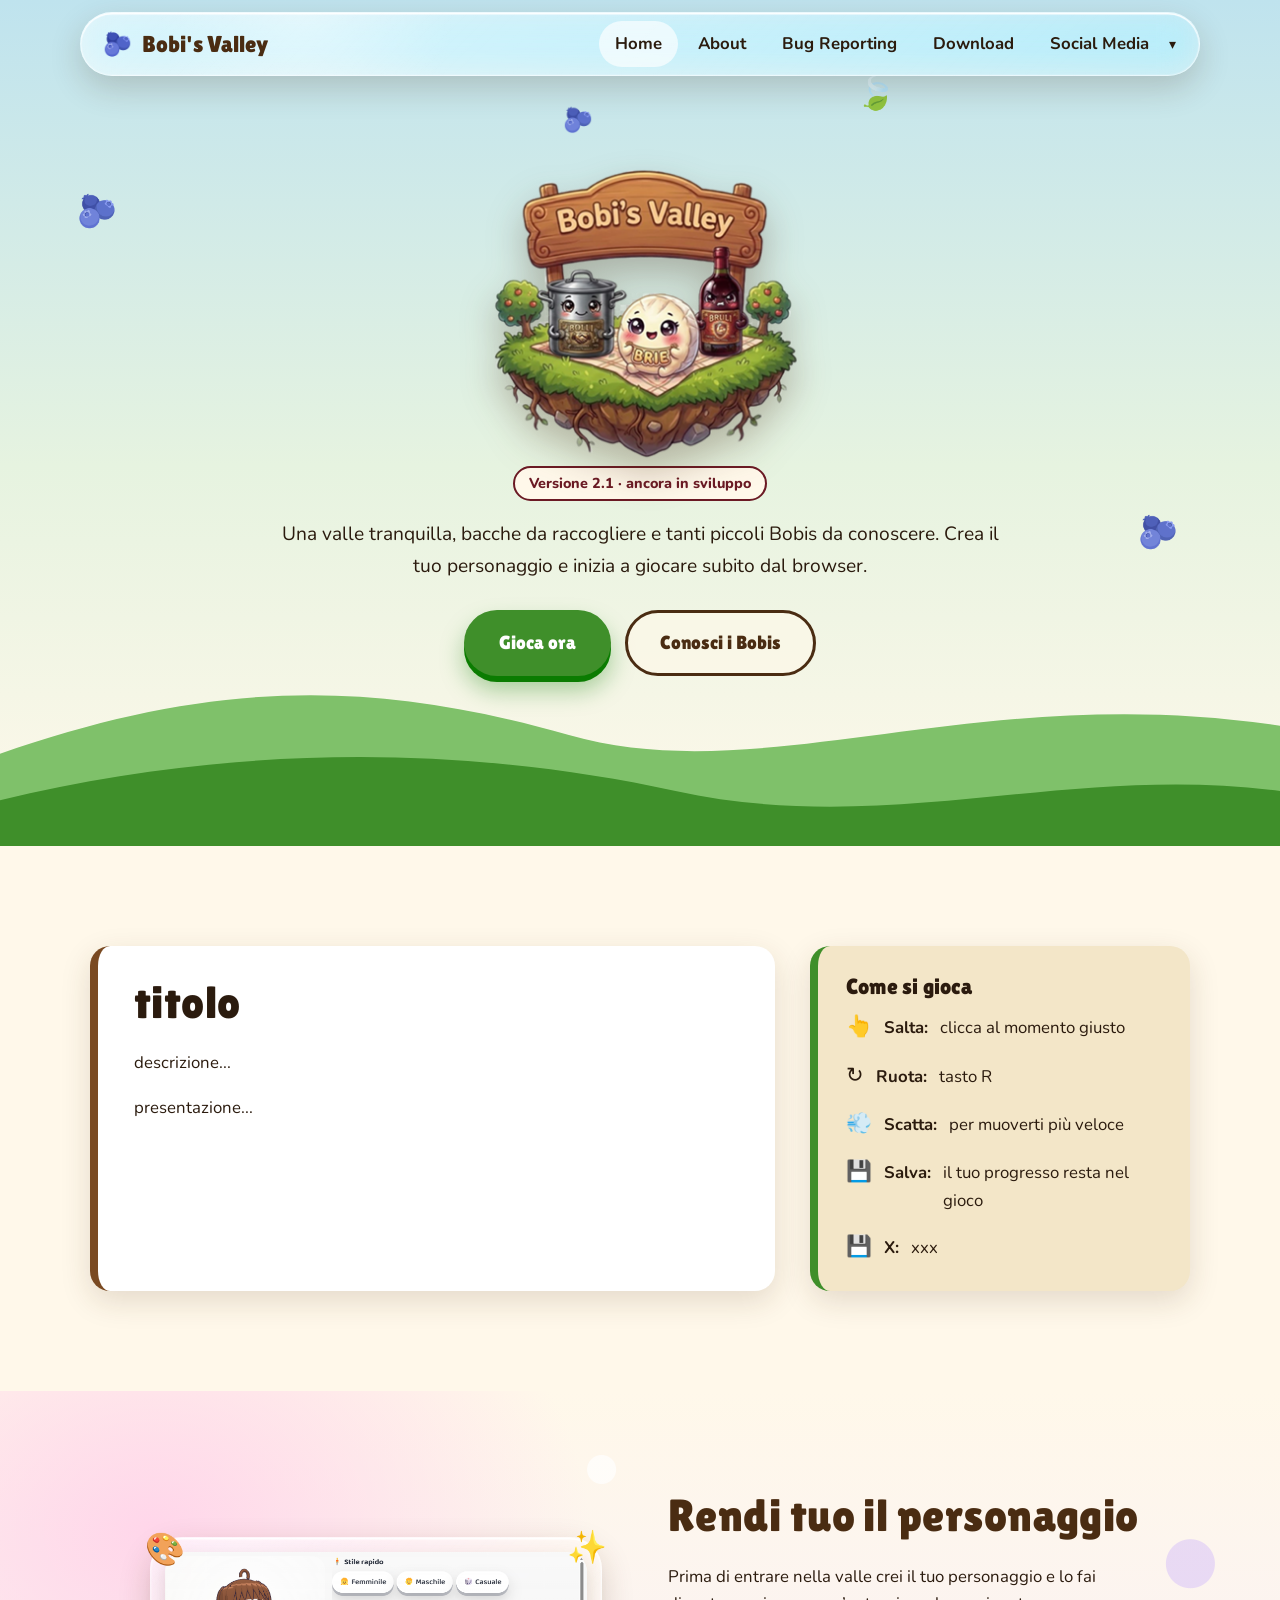
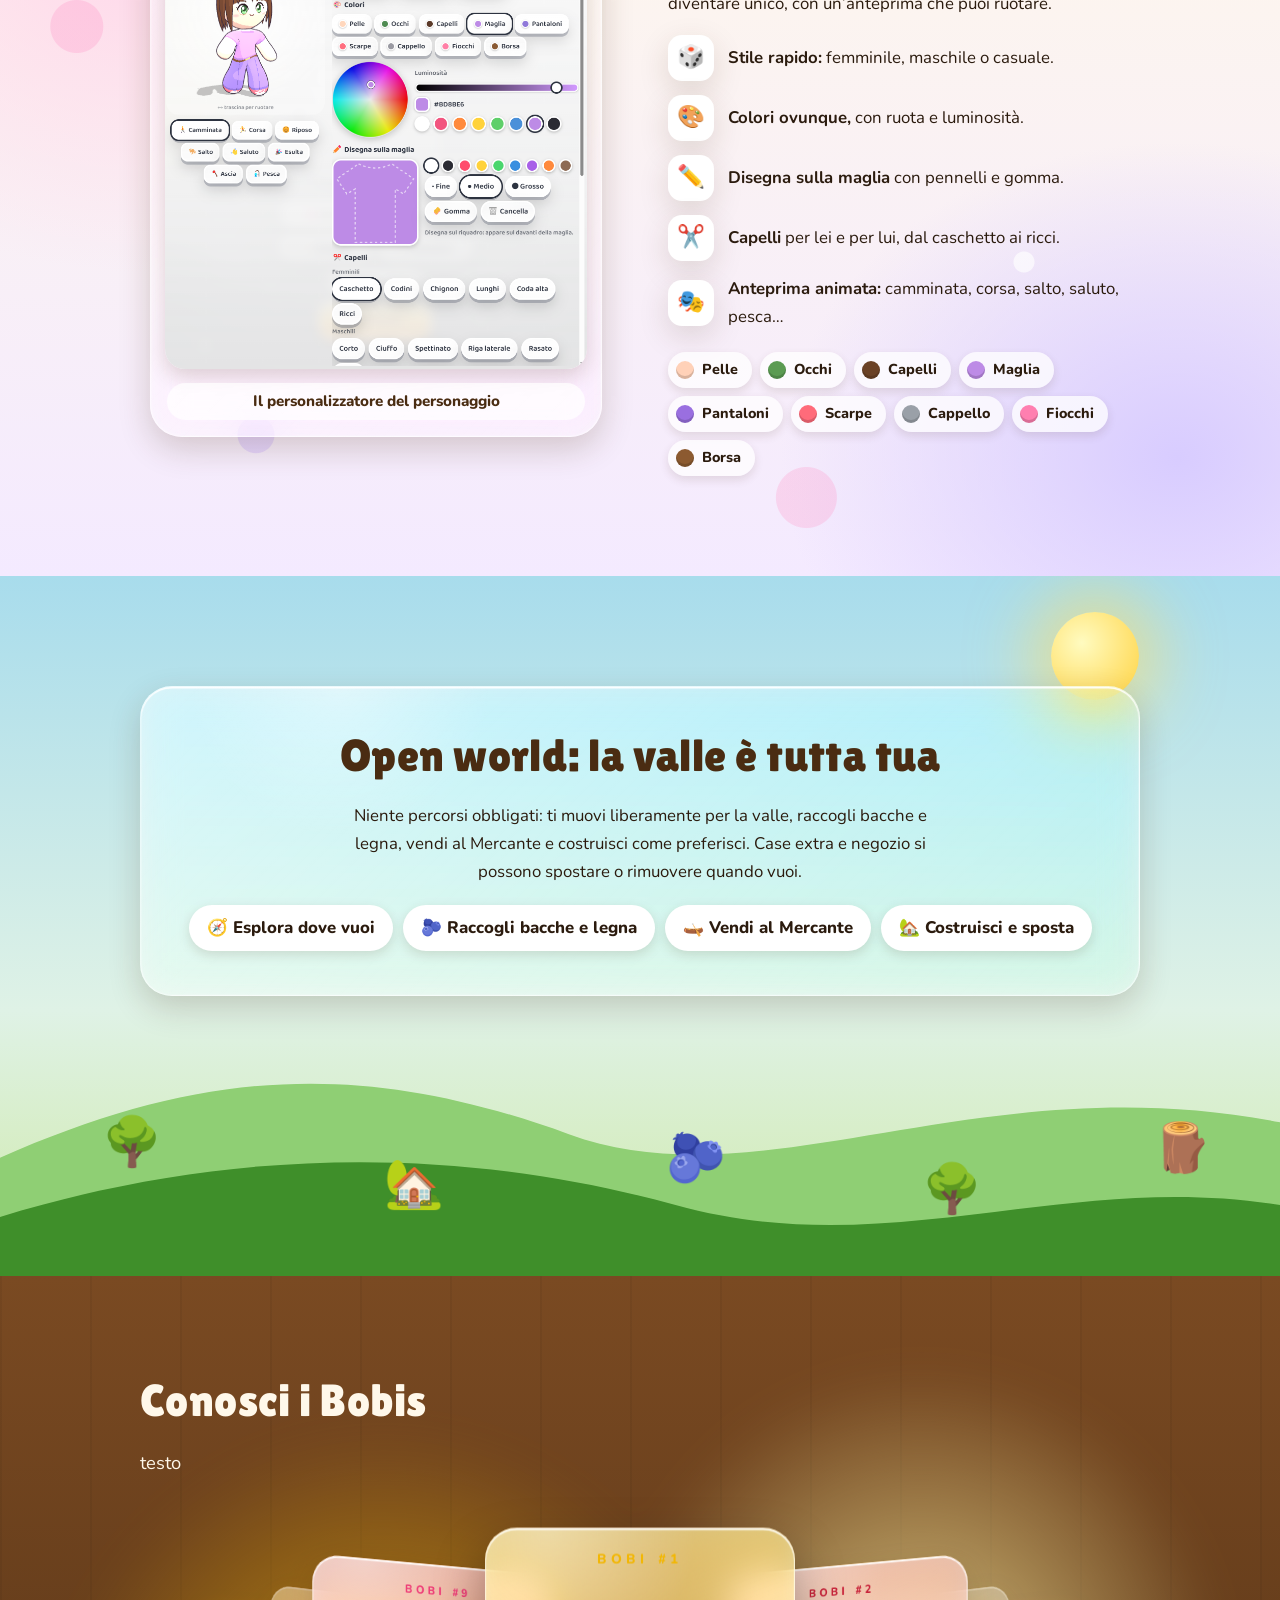
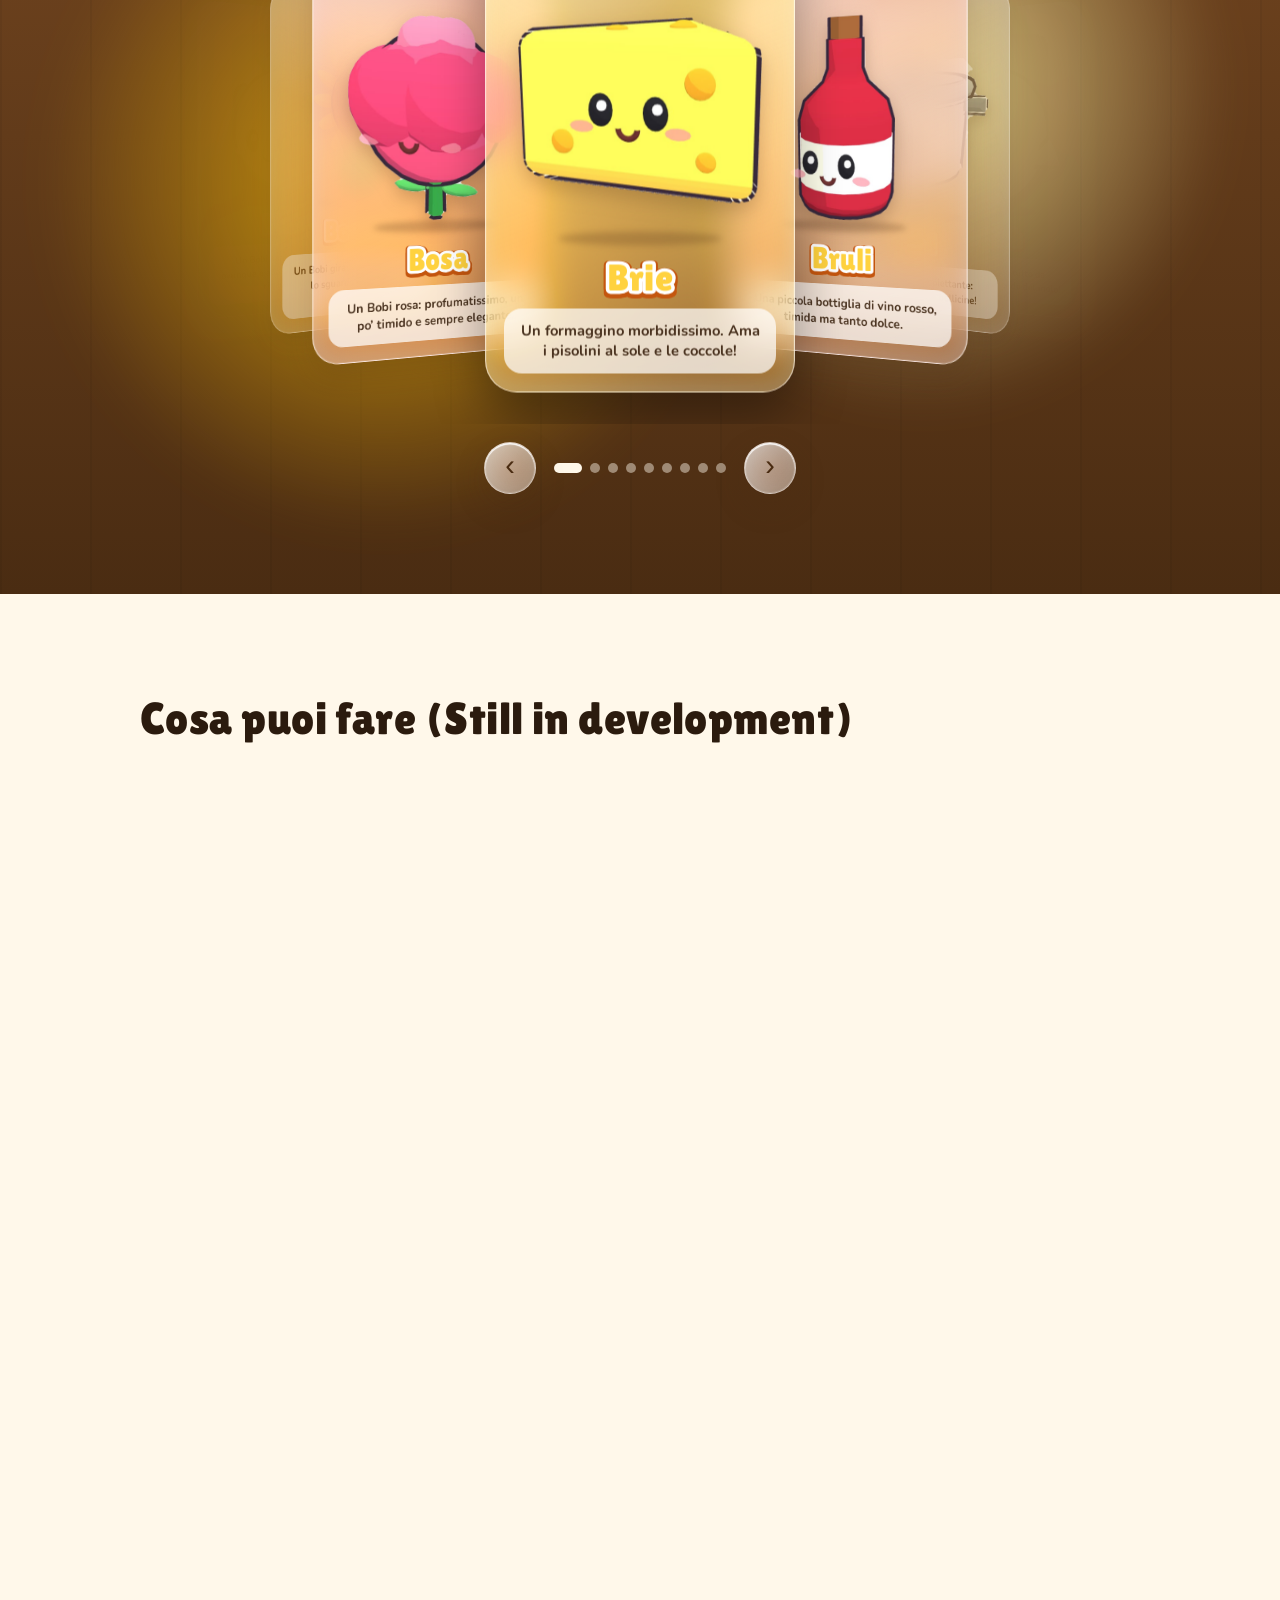
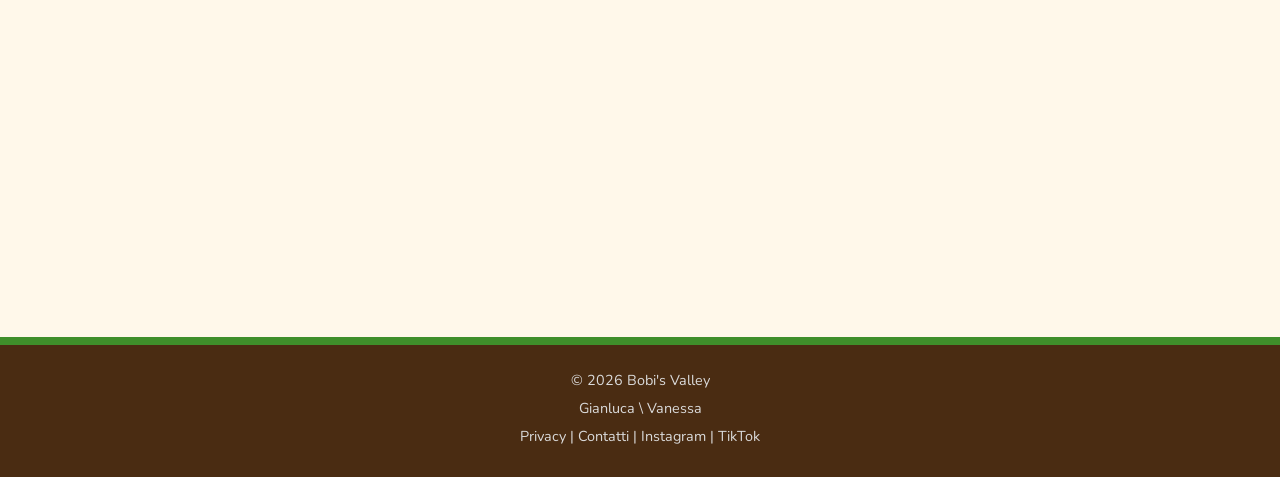
<file: index.html>
<!DOCTYPE html>
<html lang="it">
<head>
    <meta charset="UTF-8"/>
    <title>Bobi's Valley – Il gioco delle bacche e dei Bobis</title>
    <meta name="viewport" content="width=device-width, initial-scale=1, viewport-fit=cover">
    <meta name="description" content="Bobi's Valley: crea il tuo personaggio, raccogli bacche e legna, vendi al Mercante e colleziona tutti i Bobis. Gioca subito dal browser.">
    <meta name="theme-color" content="#3f8f2a">

    <!-- Font: Lilita One per i titoli, Nunito per i testi -->
    <link rel="preconnect" href="https://fonts.googleapis.com">
    <link rel="preconnect" href="https://fonts.gstatic.com" crossorigin>
    <link href="https://fonts.googleapis.com/css2?family=Lilita+One&family=Nunito:wght@400;600;800&display=swap" rel="stylesheet">

    <link rel="stylesheet" href="styleBobisValley1.css">
    <script src="scriptBobisValley1.js" defer></script>
    <script src="https://cdn.socket.io/4.7.2/socket.io.min.js"></script>
</head>
<body>

    <a class="skip-link" href="#contenuto">Vai al contenuto</a>

    <!-- ============ HEADER + NAVBAR ============ -->
    <header class="site-header glass" id="top">
        <div class="header-inner">
            <a class="brand" href="index.html" aria-label="Bobi's Valley, torna alla home">
                <span class="brand-berry" aria-hidden="true">🫐</span>
                <span class="brand-name">Bobi's Valley</span>
            </a>
            <button class="nav-toggle" aria-expanded="false" aria-controls="menu" aria-label="Apri il menu"><span></span><span></span><span></span></button>
            <nav class="navbar" id="menu" aria-label="Navigazione principale">
                <a href="index.html" aria-current="page">Home</a>
                <a href="about.html" data-soon>About</a>
                <a href="bugReporting.html" data-soon>Bug Reporting</a>
                <a href="download.html" data-soon>Download</a>
                <div class="has-sub">
                    <a href="socialMedia.html">Social Media</a>
                    <button class="sub-toggle" type="button" aria-expanded="false" aria-label="Mostra i social">▾</button>
                    <ul class="submenu glass">
                        <li><a href="https://www.instagram.com/two_berries_studio/" target="_blank" rel="noopener">📸 Instagram</a></li>
                        <li><a href="https://www.tiktok.com/@two_berries_studio?_r=1&_t=ZN-9BIfDu1Xidi" data-soon target="_blank" rel="noopener">🎵 TikTok</a></li>
                    </ul>
                </div>
            </nav>
        </div>
    </header>

    <main id="contenuto">

        <!-- ============ HERO ============ -->
        <section class="hero" aria-labelledby="titolo-hero">
            <!-- bacche che fluttuano (decorative) -->
            <span class="berry b1" aria-hidden="true">🫐</span>
            <span class="berry b2" aria-hidden="true">🫐</span>
            <span class="berry b3" aria-hidden="true">🫐</span>
            <span class="berry b4" aria-hidden="true">🍃</span>

            <div class="hero-inner">
                <!-- Il logo contiene già il nome: l'h1 resta per motori di ricerca e screen reader -->
                <h1 id="titolo-hero" class="sr-only">Bobi's Valley</h1>
                <img class="hero-logo" src="processed_sfondo.png" width="568" height="310"
                     alt="Logo di Bobi's Valley: la Pentola, il Brie e la bottiglia di vino sotto l'insegna di legno">
                <p class="badge">Versione 2.1 · ancora in sviluppo</p>
                <p class="lead">Una valle tranquilla, bacche da raccogliere e tanti piccoli Bobis da conoscere. Crea il tuo personaggio e inizia a giocare subito dal browser.</p>
                <div class="cta-row center">
                    <a class="btn btn-primary" href="https://bobisvalleyyy.netlify.app/" target="_blank" rel="noopener">Gioca ora</a>
                    <a class="btn btn-ghost" href="#bobis">Conosci i Bobis</a>
                </div>
            </div>

            <!-- colline in primo piano -->
            <svg class="hills" viewBox="0 0 1440 220" preserveAspectRatio="none" aria-hidden="true">
                <path class="hill-back"  d="M0,120 C240,40 420,40 640,100 C860,160 1100,40 1440,90 L1440,220 L0,220 Z"/>
                <path class="hill-front" d="M0,170 C260,110 520,110 760,160 C1000,210 1200,130 1440,160 L1440,220 L0,220 Z"/>
            </svg>
        </section>

        <!-- ============ IL GIOCO ============ -->
        <section class="section" id="gioco" aria-labelledby="titolo-gioco">
            <div class="container">
                <div class="principle reveal">
                    <h2 id="titolo-gioco">titolo</h2>
                    <p>descrizione...</p>
                    <p>presentazione...</p>
                </div>

                <aside class="card reveal" aria-label="Controlli di gioco">
                    <h3>Come si gioca</h3>
                    <ul class="card-list">
                        <li><span aria-hidden="true">👆</span> <b>Salta:</b> clicca al momento giusto</li>
                        <li><span aria-hidden="true">↻</span> <b>Ruota:</b> tasto R</li>
                        <li><span aria-hidden="true">💨</span> <b>Scatta:</b> per muoverti più veloce</li>
                        <li><span aria-hidden="true">💾</span> <b>Salva:</b> il tuo progresso resta nel gioco</li>
                        <li><span aria-hidden="true">💾</span> <b>X:</b> xxx</li>
                    </ul>
                </aside>
            </div>
        </section>

        <!-- ============ PERSONALIZZAZIONE ============ -->
        <section class="section pers" id="personalizza" aria-labelledby="titolo-pers">
            <div class="container narrow split">
                <figure class="shot glass reveal">
                    <img src="personalizzazione.png" width="829" height="818" alt="Schermata di personalizzazione: anteprima del personaggio, colori, disegno sulla maglia e acconciature" onerror="this.parentNode.classList.add('empty')">
                    <figcaption>Il personalizzatore del personaggio</figcaption>
                    <span class="spark s1" aria-hidden="true">✨</span><span class="spark s2" aria-hidden="true">🎨</span>
                </figure>
                <div class="reveal">
                    <h2 id="titolo-pers">Rendi tuo il personaggio</h2>
                    <p>Prima di entrare nella valle crei il tuo personaggio e lo fai diventare unico, con un&rsquo;anteprima che puoi ruotare.</p>
                    <ul class="feat-list">
                        <li><span aria-hidden="true">🎲</span> <span><b>Stile rapido:</b> femminile, maschile o casuale.</span></li>
                        <li><span aria-hidden="true">🎨</span> <span><b>Colori ovunque,</b> con ruota e luminosità.</span></li>
                        <li><span aria-hidden="true">✏️</span> <span><b>Disegna sulla maglia</b> con pennelli e gomma.</span></li>
                        <li><span aria-hidden="true">✂️</span> <span><b>Capelli</b> per lei e per lui, dal caschetto ai ricci.</span></li>
                        <li><span aria-hidden="true">🎭</span> <span><b>Anteprima animata:</b> camminata, corsa, salto, saluto, pesca&hellip;</span></li>
                    </ul>
                    <ul class="swatches" aria-label="Cosa puoi colorare"><li><i style="--s:#ffd1b8"></i>Pelle</li><li><i style="--s:#5b9b52"></i>Occhi</li><li><i style="--s:#6b4226"></i>Capelli</li><li><i style="--s:#bd8be6"></i>Maglia</li><li><i style="--s:#9a6fe0"></i>Pantaloni</li><li><i style="--s:#ff6b7a"></i>Scarpe</li><li><i style="--s:#9aa0a8"></i>Cappello</li><li><i style="--s:#ff7fb0"></i>Fiocchi</li><li><i style="--s:#8c5a30"></i>Borsa</li></ul>
                </div>
            </div>
        </section>

        <!-- ============ OPEN WORLD ============ -->
        <section class="section world" id="open-world" aria-labelledby="titolo-world">
            <span class="sun" aria-hidden="true"></span>
            <span class="cloud c1" aria-hidden="true"></span><span class="cloud c2" aria-hidden="true"></span><span class="cloud c3" aria-hidden="true"></span>
            <div class="container narrow">
                <div class="world-card glass reveal">
                    <h2 id="titolo-world">Open world: la valle è tutta tua</h2>
                    <p>Niente percorsi obbligati: ti muovi liberamente per la valle, raccogli bacche e legna, vendi al Mercante e costruisci come preferisci. Case extra e negozio si possono spostare o rimuovere quando vuoi.</p>
                    <ul class="chips">
                        <li>🧭 Esplora dove vuoi</li><li>🫐 Raccogli bacche e legna</li><li>🛶 Vendi al Mercante</li><li>🏡 Costruisci e sposta</li>
                    </ul>
                </div>
            </div>
            <div class="scene" aria-hidden="true">
                <svg viewBox="0 0 1440 220" preserveAspectRatio="none">
                    <path class="hill-back"  d="M0,120 C240,40 420,40 640,100 C860,160 1100,40 1440,90 L1440,220 L0,220 Z"/>
                    <path class="hill-front" d="M0,170 C260,110 520,110 760,160 C1000,210 1200,130 1440,160 L1440,220 L0,220 Z"/>
                </svg>
                <span class="prop p1">🌳</span><span class="prop p2">🏡</span><span class="prop p3">🫐</span><span class="prop p4">🌳</span><span class="prop p5">🪵</span>
            </div>
        </section>

        <!-- ============ I BOBIS (carosello) ============ -->
        <section class="section section-wood bobis-sec" id="bobis" aria-labelledby="titolo-bobis">
            <div class="aura" aria-hidden="true"></div>
            <div class="container narrow">
                <h2 id="titolo-bobis">Conosci i Bobis</h2>
                <p class="section-lead">testo</p>
            </div>

            <div class="carousel" id="carousel" role="region" aria-roledescription="carosello" aria-label="I Bobis">
                <div class="stage" id="stage" tabindex="0" aria-label="Trascina o usa le frecce per scorrere i Bobis"></div>
                <div class="car-ui">
                    <button class="car-btn glass" id="prev" type="button" aria-label="Bobi precedente">‹</button>
                    <div class="dots" id="dots"></div>
                    <button class="car-btn glass" id="next" type="button" aria-label="Bobi successivo">›</button>
                </div>
                <p class="sr-only" id="live" aria-live="polite"></p>
            </div>
        </section>

        <!-- ============ COSA C'È NELLA v0.5 ============ -->
        <section class="section" id="novita" aria-labelledby="titolo-novita">
            <div class="container narrow">
                <h2 id="titolo-novita">Cosa puoi fare (Still in development)</h2>

                <div class="bento">
                    <article class="tile tile-big reveal">
                        <span class="tile-ico ico-book" aria-hidden="true"><i>📖</i></span>
                        <h3>Il Diario dei Bobis</h3>
                        <p>Ogni Bobi che incontri finisce nel diario. Al livello giusto puoi scegliere il tuo primo Bobi e iniziare la collezione.</p>
                    </article>

                    <article class="tile reveal">
                        <span class="tile-ico ico-berry" aria-hidden="true"><i>🫐</i></span>
                        <h3>Bacche</h3>
                        <p>Raccoglile in giro per la valle.</p>
                    </article>

                    <article class="tile reveal">
                        <span class="tile-ico ico-wood" aria-hidden="true"><i>🪵</i></span>
                        <h3>Legna</h3>
                        <p>Una risorsa in più da raccogliere.</p>
                    </article>

                    <article class="tile tile-wine reveal">
                        <span class="tile-ico ico-boat" aria-hidden="true"><i>🛶</i></span>
                        <h3>Il Mercante</h3>
                        <p>Vende tutte le bacche con un solo tocco e ti paga in euro.</p>
                    </article>

                    <article class="tile reveal">
                        <span class="tile-ico ico-music" aria-hidden="true"><i>🎵</i></span>
                        <h3>Musica e volume</h3>
                        <p>Regola tutto dalle impostazioni.</p>
                    </article>
                </div>
            </div>
        </section>

        <!-- ============ CTA FINALE ============ -->
        <section class="section cta-final" aria-labelledby="titolo-cta">
            <div class="container narrow cta-box reveal">
                <h2 id="titolo-cta">La valle ti aspetta</h2>
                <p>Non serve installare niente: apri il gioco e crea il tuo personaggio.</p>
                <div class="cta-row center">
                    <a class="btn btn-primary" href="https://bobisvalleyyy.netlify.app/" target="_blank" rel="noopener">Gioca ora</a>
                    <a class="btn btn-ghost-dark" href="bugReporting.html" data-soon>Segnala un bug</a>
                </div>
            </div>
        </section>
    </main>

    <!-- ============ FOOTER ============ -->
    <footer>
        <p>&copy; <span id="anno">2026</span> Bobi's Valley</p>
        <p>Gianluca \ Vanessa</p>
        <p><a href="#" data-soon>Privacy</a> | <a href="#" data-soon>Contatti</a> | <a href="https://www.instagram.com/two_berries_studio/" target="_blank" rel="noopener">Instagram</a> | <a href="https://www.tiktok.com/@two_berries_studio?_r=1&_t=ZN-9BIfDu1Xidi" target="_blank" rel="noopener">TikTok</a></p>
    </footer>

</body>
</html>
</file>
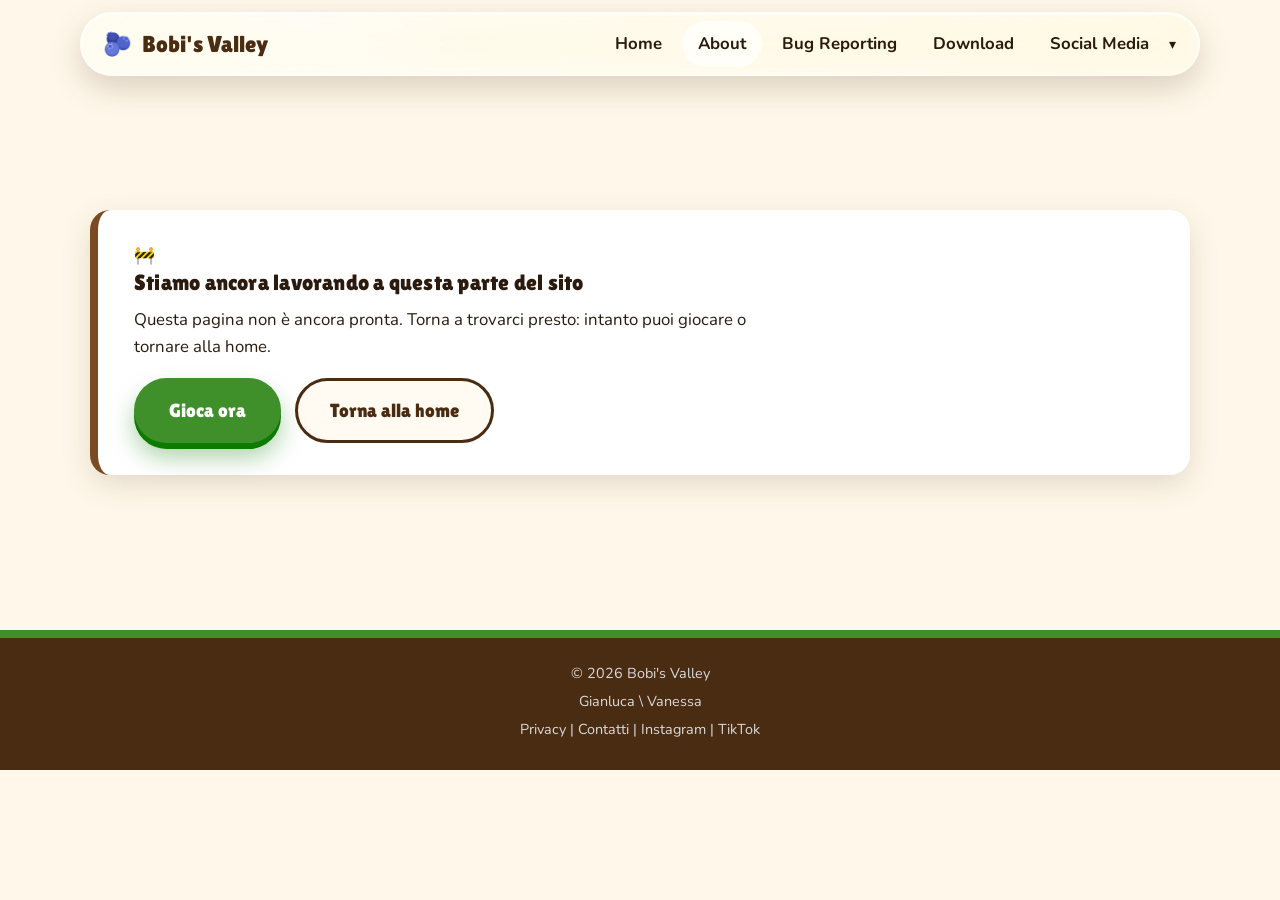
<file: about.html>
<!DOCTYPE html>
<html lang="it">
<head>
    <meta charset="UTF-8"/>
    <title>About – Bobi's Valley</title>
    <meta name="viewport" content="width=device-width, initial-scale=1, viewport-fit=cover">
    <link rel="preconnect" href="https://fonts.googleapis.com">
    <link rel="preconnect" href="https://fonts.gstatic.com" crossorigin>
    <link href="https://fonts.googleapis.com/css2?family=Lilita+One&family=Nunito:wght@400;600;800&display=swap" rel="stylesheet">
    <link rel="stylesheet" href="styleBobisValley1.css">
    <script src="scriptBobisValley1.js" defer></script>
</head>
<body>
    <header class="site-header glass" id="top">
        <div class="header-inner">
            <a class="brand" href="bobisValley1.html" aria-label="Bobi's Valley, torna alla home">
                <span class="brand-berry" aria-hidden="true">🫐</span>
                <span class="brand-name">Bobi's Valley</span>
            </a>
            <button class="nav-toggle" aria-expanded="false" aria-controls="menu" aria-label="Apri il menu"><span></span><span></span><span></span></button>
            <nav class="navbar" id="menu" aria-label="Navigazione principale">
                <a href="index.html">Home</a>
                <a href="about.html" data-soon aria-current="page">About</a>
                <a href="bugReporting.html" data-soon>Bug Reporting</a>
                <a href="download.html" data-soon>Download</a>
                <div class="has-sub">
                    <a href="socialMedia.html">Social Media</a>
                    <button class="sub-toggle" type="button" aria-expanded="false" aria-label="Mostra i social">▾</button>
                    <ul class="submenu glass">
                        <li><a href="https://www.instagram.com/bobisvalley/" target="_blank" rel="noopener">📸 Instagram</a></li>
                        <li><a href="#" data-soon>🎵 TikTok</a></li>
                    </ul>
                </div>
            </nav>
        </div>
    </header>

    <main class="page" id="contenuto">
        <section class="section">
            <div class="container">
                <div class="principle wip">
                    <span class="wip-ico" aria-hidden="true">🚧</span>
                    <h3>Stiamo ancora lavorando a questa parte del sito</h3>
                    <p>Questa pagina non è ancora pronta. Torna a trovarci presto: intanto puoi giocare o tornare alla home.</p>
                    <div class="cta-row">
                        <a class="btn btn-primary" href="https://bobisvalleyyy.netlify.app/" target="_blank" rel="noopener">Gioca ora</a>
                        <a class="btn btn-ghost" href="bobisValley1.html">Torna alla home</a>
                    </div>
                </div>
            </div>
        </section>
    </main>

    <footer>
        <p>&copy; <span id="anno">2026</span> Bobi's Valley</p>
        <p>Gianluca \ Vanessa</p>
        <p><a href="#" data-soon>Privacy</a> | <a href="#" data-soon>Contatti</a> | <a href="https://www.instagram.com/bobisvalley/" target="_blank" rel="noopener">Instagram</a> | <a href="https://www.tiktok.com/@two_berries_studio?_r=1&_t=ZN-9BIfDu1Xidi" target="_blank" rel="noopener">TikTok</a></p>
    </footer>
</body>
</html>
</file>
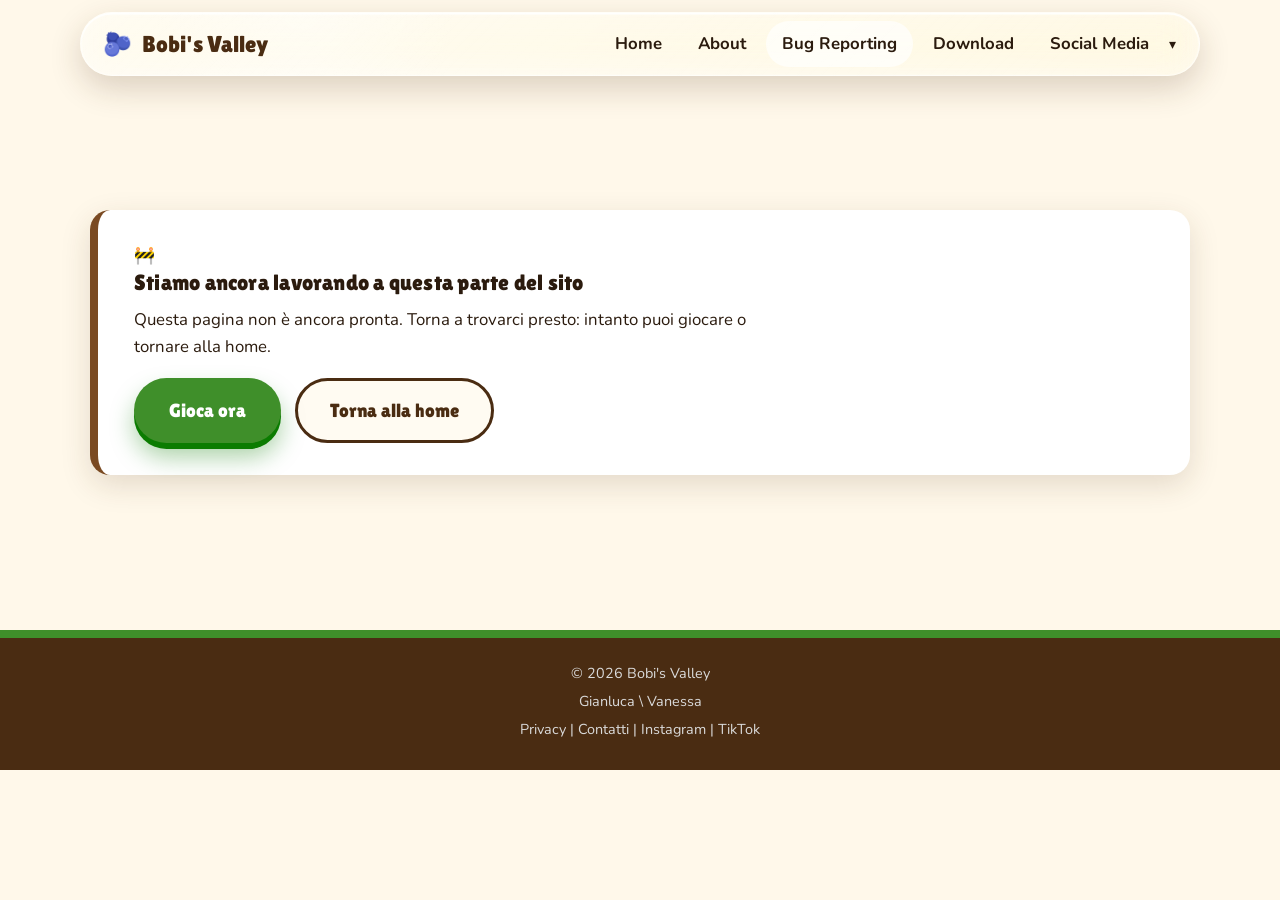
<file: bugReporting.html>
<!DOCTYPE html>
<html lang="it">
<head>
    <meta charset="UTF-8"/>
    <title>Bug Reporting – Bobi's Valley</title>
    <meta name="viewport" content="width=device-width, initial-scale=1, viewport-fit=cover">
    <link rel="preconnect" href="https://fonts.googleapis.com">
    <link rel="preconnect" href="https://fonts.gstatic.com" crossorigin>
    <link href="https://fonts.googleapis.com/css2?family=Lilita+One&family=Nunito:wght@400;600;800&display=swap" rel="stylesheet">
    <link rel="stylesheet" href="styleBobisValley1.css">
    <script src="scriptBobisValley1.js" defer></script>
</head>
<body>
    <header class="site-header glass" id="top">
        <div class="header-inner">
            <a class="brand" href="bobisValley1.html" aria-label="Bobi's Valley, torna alla home">
                <span class="brand-berry" aria-hidden="true">🫐</span>
                <span class="brand-name">Bobi's Valley</span>
            </a>
            <button class="nav-toggle" aria-expanded="false" aria-controls="menu" aria-label="Apri il menu"><span></span><span></span><span></span></button>
            <nav class="navbar" id="menu" aria-label="Navigazione principale">
                <a href="index.html">Home</a>
                <a href="about.html" data-soon>About</a>
                <a href="bugReporting.html" data-soon aria-current="page">Bug Reporting</a>
                <a href="download.html" data-soon>Download</a>
                <div class="has-sub">
                    <a href="socialMedia.html">Social Media</a>
                    <button class="sub-toggle" type="button" aria-expanded="false" aria-label="Mostra i social">▾</button>
                    <ul class="submenu glass">
                        <li><a href="https://www.instagram.com/bobisvalley/" target="_blank" rel="noopener">📸 Instagram</a></li>
                        <li><a href="#" data-soon>🎵 TikTok</a></li>
                    </ul>
                </div>
            </nav>
        </div>
    </header>

    <main class="page" id="contenuto">
        <section class="section">
            <div class="container">
                <div class="principle wip">
                    <span class="wip-ico" aria-hidden="true">🚧</span>
                    <h3>Stiamo ancora lavorando a questa parte del sito</h3>
                    <p>Questa pagina non è ancora pronta. Torna a trovarci presto: intanto puoi giocare o tornare alla home.</p>
                    <div class="cta-row">
                        <a class="btn btn-primary" href="https://stellar-starship-3b36fa.netlify.app/" target="_blank" rel="noopener">Gioca ora</a>
                        <a class="btn btn-ghost" href="bobisValley1.html">Torna alla home</a>
                    </div>
                </div>
            </div>
        </section>
    </main>

    <footer>
        <p>&copy; <span id="anno">2026</span> Bobi's Valley</p>
        <p>Gianluca \ Vanessa</p>
        <p><a href="#" data-soon>Privacy</a> | <a href="#" data-soon>Contatti</a> | <a href="https://www.instagram.com/bobisvalley/" target="_blank" rel="noopener">Instagram</a> | <a href="https://www.tiktok.com/@two_berries_studio?_r=1&_t=ZN-9BIfDu1Xidi" target="_blank" rel="noopener">TikTok</a></p>
    </footer>
</body>
</html>
</file>
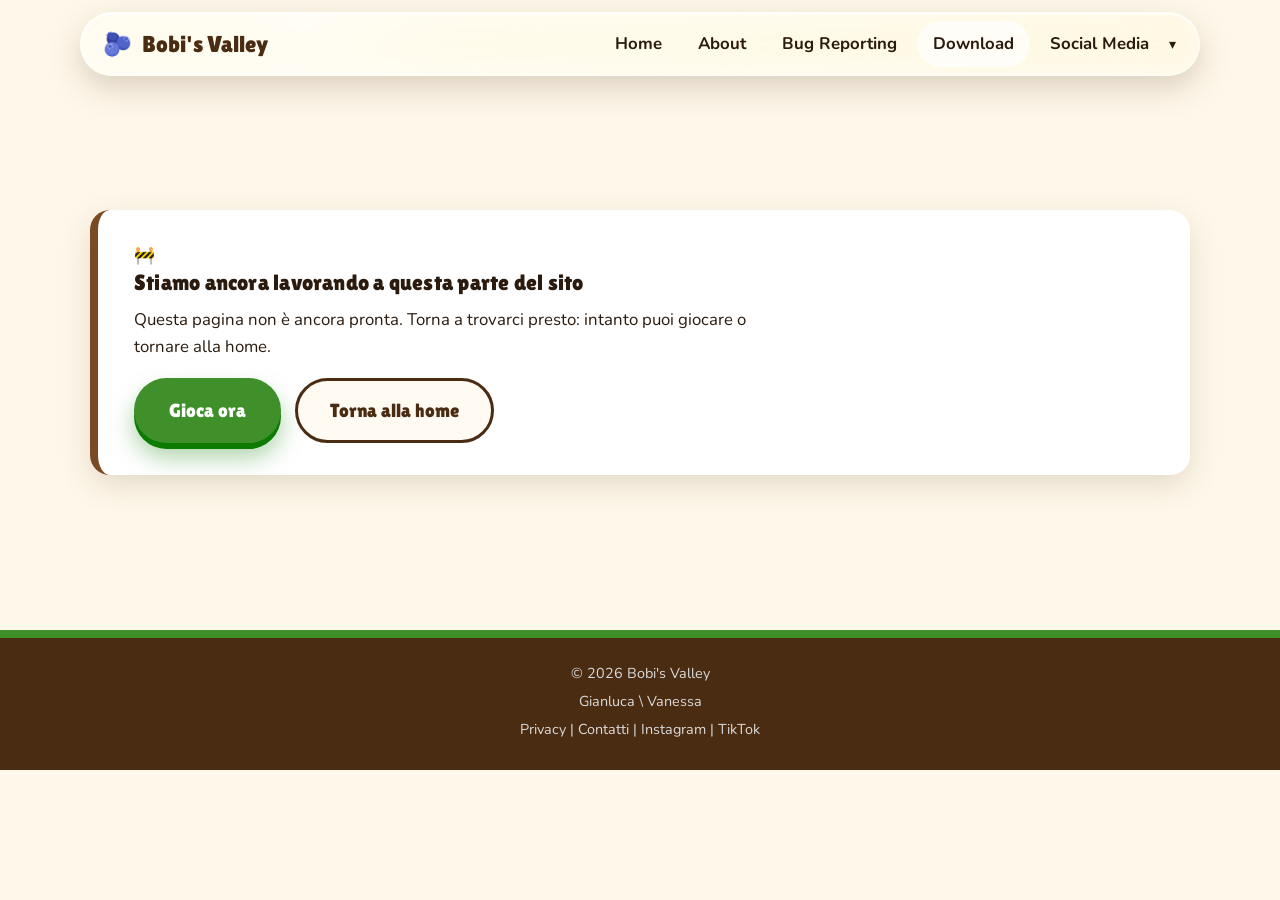
<file: download.html>
<!DOCTYPE html>
<html lang="it">
<head>
    <meta charset="UTF-8"/>
    <title>Download – Bobi's Valley</title>
    <meta name="viewport" content="width=device-width, initial-scale=1, viewport-fit=cover">
    <link rel="preconnect" href="https://fonts.googleapis.com">
    <link rel="preconnect" href="https://fonts.gstatic.com" crossorigin>
    <link href="https://fonts.googleapis.com/css2?family=Lilita+One&family=Nunito:wght@400;600;800&display=swap" rel="stylesheet">
    <link rel="stylesheet" href="styleBobisValley1.css">
    <script src="scriptBobisValley1.js" defer></script>
</head>
<body>
    <header class="site-header glass" id="top">
        <div class="header-inner">
            <a class="brand" href="bobisValley1.html" aria-label="Bobi's Valley, torna alla home">
                <span class="brand-berry" aria-hidden="true">🫐</span>
                <span class="brand-name">Bobi's Valley</span>
            </a>
            <button class="nav-toggle" aria-expanded="false" aria-controls="menu" aria-label="Apri il menu"><span></span><span></span><span></span></button>
            <nav class="navbar" id="menu" aria-label="Navigazione principale">
                <a href="index.html">Home</a>
                <a href="about.html" data-soon>About</a>
                <a href="bugReporting.html" data-soon>Bug Reporting</a>
                <a href="download.html" data-soon aria-current="page">Download</a>
                <div class="has-sub">
                    <a href="socialMedia.html">Social Media</a>
                    <button class="sub-toggle" type="button" aria-expanded="false" aria-label="Mostra i social">▾</button>
                    <ul class="submenu glass">
                        <li><a href="https://www.instagram.com/bobisvalley/" target="_blank" rel="noopener">📸 Instagram</a></li>
                        <li><a href="#" data-soon>🎵 TikTok</a></li>
                    </ul>
                </div>
            </nav>
        </div>
    </header>

    <main class="page" id="contenuto">
        <section class="section">
            <div class="container">
                <div class="principle wip">
                    <span class="wip-ico" aria-hidden="true">🚧</span>
                    <h3>Stiamo ancora lavorando a questa parte del sito</h3>
                    <p>Questa pagina non è ancora pronta. Torna a trovarci presto: intanto puoi giocare o tornare alla home.</p>
                    <div class="cta-row">
                        <a class="btn btn-primary" href="https://stellar-starship-3b36fa.netlify.app/" target="_blank" rel="noopener">Gioca ora</a>
                        <a class="btn btn-ghost" href="bobisValley1.html">Torna alla home</a>
                    </div>
                </div>
            </div>
        </section>
    </main>

    <footer>
        <p>&copy; <span id="anno">2026</span> Bobi's Valley</p>
        <p>Gianluca \ Vanessa</p>
        <p><a href="#" data-soon>Privacy</a> | <a href="#" data-soon>Contatti</a> | <a href="https://www.instagram.com/bobisvalley/" target="_blank" rel="noopener">Instagram</a> | <a href="https://www.tiktok.com/@two_berries_studio?_r=1&_t=ZN-9BIfDu1Xidi" target="_blank" rel="noopener">TikTok</a></p>
    </footer>
</body>
</html>
</file>
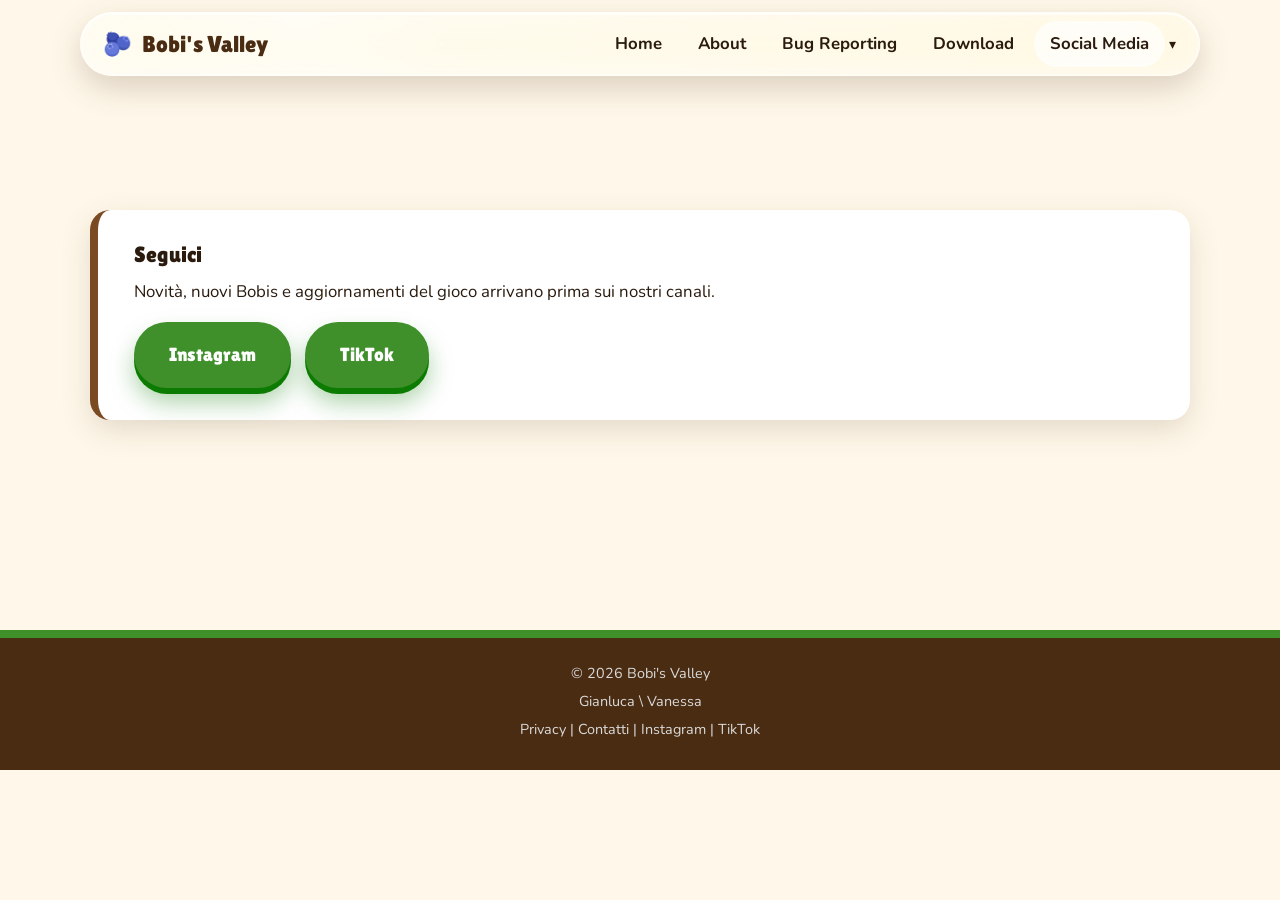
<file: socialMedia.html>
<!DOCTYPE html>
<html lang="it">
<head>
    <meta charset="UTF-8"/>
    <title>Social Media – Bobi's Valley</title>
    <meta name="viewport" content="width=device-width, initial-scale=1, viewport-fit=cover">
    <link rel="preconnect" href="https://fonts.googleapis.com">
    <link rel="preconnect" href="https://fonts.gstatic.com" crossorigin>
    <link href="https://fonts.googleapis.com/css2?family=Lilita+One&family=Nunito:wght@400;600;800&display=swap" rel="stylesheet">
    <link rel="stylesheet" href="styleBobisValley1.css">
    <script src="scriptBobisValley1.js" defer></script>
</head>
<body>
    <header class="site-header glass" id="top">
        <div class="header-inner">
            <a class="brand" href="index.html" aria-label="Bobi's Valley, torna alla home">
                <span class="brand-berry" aria-hidden="true">🫐</span>
                <span class="brand-name">Bobi's Valley</span>
            </a>
            <button class="nav-toggle" aria-expanded="false" aria-controls="menu" aria-label="Apri il menu"><span></span><span></span><span></span></button>
            <nav class="navbar" id="menu" aria-label="Navigazione principale">
                <a href="index.html">Home</a>
                <a href="about.html" data-soon>About</a>
                <a href="bugReporting.html" data-soon>Bug Reporting</a>
                <a href="download.html" data-soon>Download</a>
                <div class="has-sub">
                    <a href="socialMedia.html" aria-current="page">Social Media</a>
                    <button class="sub-toggle" type="button" aria-expanded="false" aria-label="Mostra i social">▾</button>
                    <ul class="submenu glass">
                        <li><a href="https://www.instagram.com/two_berries_studio/" target="_blank" rel="noopener">📸 Instagram</a></li>
                        <li><a href="https://www.tiktok.com/@two_berries_studio?_r=1&_t=ZN-9BIfDu1Xidi" target="_blank" rel="noopener">🎵 TikTok</a></li>
                    </ul>
                </div>
            </nav>
        </div>
    </header>

    <main class="page" id="contenuto">
        <section class="section">
            <div class="container">
                <div class="principle">
                    <h3>Seguici</h3>
                    <p>Novità, nuovi Bobis e aggiornamenti del gioco arrivano prima sui nostri canali.</p>
                    <div class="cta-row">
                        <a class="btn btn-primary" href="https://www.instagram.com/two_berries_studio/" target="_blank" rel="noopener">Instagram</a>
                        <a class="btn btn-primary" href="https://www.tiktok.com/@two_berries_studio?_r=1&_t=ZN-9BIfDu1Xidi" target="_blank" rel="noopener">TikTok</a>
                    </div>
                </div>
            </div>
        </section>
    </main>

    <footer>
        <p>&copy; <span id="anno">2026</span> Bobi's Valley</p>
        <p>Gianluca \ Vanessa</p>
        <p><a href="#" data-soon>Privacy</a> | <a href="#" data-soon>Contatti</a> | <a href="https://www.instagram.com/bobisvalley/" target="_blank" rel="noopener">Instagram</a> | <a href="https://www.tiktok.com/@two_berries_studio?_r=1&_t=ZN-9BIfDu1Xidi" target="_blank" rel="noopener">TikTok</a></p>
    </footer>
</body>
</html>
</file>
<file: styleBobisValley1.css>
/* =========================================================
   BOBI'S VALLEY – foglio di stile
   Indice:
   1. Variabili e reset
   2. Header e navbar
   3. Hero
   4. Sezioni, .principle e .card
   5. Selettore dei Bobis
   6. Bento "novità"
   7. CTA finale e footer
   8. Bobi (SVG) e animazioni
   9. Responsive e accessibilità
   ========================================================= */

/* ---------- 1. VARIABILI E RESET ---------- */
:root {
    --legno: #7a4a22;
    --legno-scuro: #4a2c12;
    --prato: #3f8f2a;
    --prato-scuro: #0b7c01;
    --vino: #6b1a24;
    --panna: #fff8ea;
    --carta: #f3e6c8;
    --testo: #2b1b0e;
    --cielo: #bfe3ee;
    --bobi: #f6c9a0;
    --bobi-pancia: #fff1dc;

    --font-titoli: "Lilita One", "Baloo 2", "Trebuchet MS", sans-serif;
    --font-testo: "Nunito", "Segoe UI", Arial, sans-serif;

    --raggio: 20px;
    --ombra: 0 10px 30px rgba(74, 44, 18, 0.15);
    --ombra-forte: 0 18px 40px rgba(74, 44, 18, 0.25);
    --ease: cubic-bezier(.2, .8, .2, 1);
}

*, *::before, *::after { box-sizing: border-box; }

html { scroll-behavior: smooth; scroll-padding-top: 84px; }

body {
    margin: 0;
    font-family: var(--font-testo);
    font-size: 1.05rem;
    line-height: 1.65;
    color: var(--testo);
    background: var(--panna);
    -webkit-font-smoothing: antialiased;
}

h1, h2, h3 {
    font-family: var(--font-titoli);
    font-weight: 400;
    line-height: 1.1;
    margin: 0 0 .5em;
    letter-spacing: .01em;
}
h2 { font-size: clamp(1.9rem, 4vw, 2.8rem); }
h3 { font-size: 1.4rem; }
p  { margin: 0 0 1em; max-width: 62ch; }
a  { color: inherit; }

.skip-link {
    position: absolute; left: 12px; top: -60px;
    background: var(--legno-scuro); color: #fff;
    padding: 10px 16px; border-radius: 10px; z-index: 100;
    transition: top .2s;
}
.skip-link:focus { top: 12px; }

:focus-visible {
    outline: 3px solid var(--vino);
    outline-offset: 3px;
    border-radius: 8px;
}

/* ---------- 2. HEADER E NAVBAR (liquid glass) ---------- */
/* Vetro liquido: sfondo sfocato + riflessi. La luce segue il puntatore (--mx, --my, impostati dal JS). */
.glass {
    background: linear-gradient(135deg, rgba(255,255,255,.55), rgba(255,255,255,.16));
    -webkit-backdrop-filter: blur(18px) saturate(190%);
    backdrop-filter: blur(18px) saturate(190%);
    border: 1px solid rgba(255,255,255,.6);
    box-shadow: inset 0 1.5px 1px rgba(255,255,255,.95), inset 0 -10px 18px rgba(255,255,255,.14),
                inset 0 0 0 1px rgba(255,255,255,.12), 0 12px 32px rgba(74,44,18,.2);
    isolation: isolate;
}
.glass::after {                      /* riflesso che segue il puntatore */
    content: ""; position: absolute; inset: 0; border-radius: inherit; z-index: -1; pointer-events: none;
    background: radial-gradient(240px circle at var(--mx, 20%) var(--my, 0%), rgba(255,255,255,.6), transparent 62%);
    opacity: .55; transition: opacity .3s;
}
.glass:hover::after { opacity: .9; }

.site-header {
    position: fixed; top: 12px; left: 50%; z-index: 50;
    width: min(1120px, calc(100% - 24px));
    transform: translateX(-50%);
    border-radius: 999px;
    transition: box-shadow .3s var(--ease), background .3s;
}
.site-header.scrolled { box-shadow: inset 0 1.5px 1px rgba(255,255,255,.95), 0 16px 36px rgba(74,44,18,.3); }
.header-inner { padding: 8px 12px 8px 22px; display: flex; align-items: center; justify-content: space-between; gap: 16px; }

.brand {
    display: inline-flex; align-items: center; gap: 10px;
    text-decoration: none; font-family: var(--font-titoli); font-size: 1.45rem; color: var(--legno-scuro);
}
.brand-berry { display: inline-block; transition: transform .4s var(--ease); }
.brand:hover .brand-berry { transform: rotate(-20deg) scale(1.15); }

.navbar { display: flex; gap: 4px; align-items: center; }
.navbar a {
    color: var(--testo); text-decoration: none; font-weight: 700;
    padding: 9px 16px; border-radius: 999px; white-space: nowrap;
    transition: background-color .3s ease, color .3s ease, transform .3s var(--ease);
}
.navbar a:hover { background-color: var(--prato); color: #fff; transform: translateY(-2px); }
.navbar a[aria-current="page"] { background: rgba(255,255,255,.65); }
.navbar a[aria-current="page"]:hover { background: var(--prato); }

/* Social Media: tendina con Instagram e TikTok */
.has-sub { position: relative; display: flex; align-items: center; }
.sub-toggle {
    border: 0; background: none; cursor: pointer; font-size: .9rem; color: var(--testo);
    width: 30px; height: 30px; margin-left: -8px; border-radius: 50%;
    transition: transform .3s var(--ease), background-color .3s;
}
.sub-toggle:hover { background: rgba(255,255,255,.7); }
.has-sub.open .sub-toggle { transform: rotate(180deg); }
.submenu {
    position: absolute; top: calc(100% + 14px); right: 0; min-width: 210px;
    list-style: none; margin: 0; padding: 8px; border-radius: 24px;
    opacity: 0; visibility: hidden; transform: translateY(-8px) scale(.97); transform-origin: top right;
    transition: opacity .25s, transform .35s var(--ease), visibility .25s;
}
.has-sub:hover .submenu, .has-sub:focus-within .submenu, .has-sub.open .submenu { opacity: 1; visibility: visible; transform: none; }
.submenu a { display: block; padding: 11px 16px; border-radius: 16px; }

/* hamburger (solo mobile) */
.nav-toggle {
    display: none; width: 44px; height: 44px; border: 0; border-radius: 50%;
    background: var(--prato); cursor: pointer;
    flex-direction: column; justify-content: center; align-items: center; gap: 5px;
}
.nav-toggle span { width: 20px; height: 3px; background: #fff; border-radius: 3px; transition: transform .3s var(--ease), opacity .2s; }
.nav-toggle[aria-expanded="true"] span:nth-child(1) { transform: translateY(8px) rotate(45deg); }
.nav-toggle[aria-expanded="true"] span:nth-child(2) { opacity: 0; }
.nav-toggle[aria-expanded="true"] span:nth-child(3) { transform: translateY(-8px) rotate(-45deg); }

/* ---------- 3. HERO ---------- */
.hero {
    position: relative;
    overflow: hidden;
    background: linear-gradient(180deg, var(--cielo) 0%, #e6f3e0 55%, var(--panna) 100%);
    padding: calc(clamp(40px, 8vw, 90px) + 70px) 24px 0;
    min-height: min(86vh, 760px);
    display: flex; align-items: center;
}
.hero-inner {
    position: relative; z-index: 2;
    max-width: 1100px; margin: 0 auto; width: 100%;
    display: flex; flex-direction: column; align-items: center; text-align: center;
    padding-bottom: clamp(90px, 14vw, 170px);
}

.badge {
    display: inline-block;
    background: var(--panna);
    color: var(--vino);
    border: 2px solid var(--vino);
    font-weight: 800; font-size: .9rem;
    padding: 4px 14px; border-radius: 999px;
    margin-bottom: 18px;
}
.sr-only {
    position: absolute; width: 1px; height: 1px; overflow: hidden;
    clip: rect(0 0 0 0); white-space: nowrap;
}
.hero-logo {
    width: min(100%, 560px); height: auto;
    filter: drop-shadow(0 18px 18px rgba(74, 44, 18, .3));
    animation: logo-in .9s var(--ease) both;
}
@keyframes logo-in {
    from { opacity: 0; transform: translateY(30px) scale(.94); }
    to   { opacity: 1; transform: none; }
}
.lead { font-size: 1.2rem; margin-inline: auto; }

.cta-row { display: flex; flex-wrap: wrap; gap: 14px; margin-top: 8px; }
.cta-row.center { justify-content: center; }

.btn {
    display: inline-block;
    text-decoration: none;
    font-family: var(--font-titoli);
    font-size: 1.2rem;
    padding: 14px 32px;
    border-radius: 999px;
    border: 3px solid transparent;
    cursor: pointer;
    transition: transform .25s var(--ease), box-shadow .25s var(--ease), background-color .25s, color .25s;
}
.btn:hover  { transform: translateY(-4px); }
.btn:active { transform: translateY(0) scale(.97); }

.btn-primary {
    background: var(--prato);
    color: #fff;
    box-shadow: 0 6px 0 var(--prato-scuro), 0 14px 24px rgba(11, 124, 1, .35);
}
.btn-primary:hover { box-shadow: 0 10px 0 var(--prato-scuro), 0 20px 30px rgba(11, 124, 1, .35); }
.btn-primary:active { box-shadow: 0 2px 0 var(--prato-scuro); }

.btn-ghost {
    color: var(--legno-scuro);
    border-color: var(--legno-scuro);
    background: rgba(255, 248, 234, .6);
}
.btn-ghost:hover { background: var(--legno-scuro); color: var(--panna); }

.btn-ghost-dark { color: var(--panna); border-color: var(--panna); }
.btn-ghost-dark:hover { background: var(--panna); color: var(--legno-scuro); }

/* bacche fluttuanti */
.berry {
    position: absolute; z-index: 1;
    font-size: 2rem;
    animation: fluttua 7s ease-in-out infinite;
    opacity: .9;
}
.b1 { left: 6%;  top: 22%; animation-delay: 0s; }
.b2 { left: 44%; top: 12%; animation-delay: -2s; font-size: 1.5rem; }
.b3 { right: 8%; top: 60%; animation-delay: -4s; }
.b4 { right: 30%; top: 8%;  animation-delay: -1s; }
@keyframes fluttua {
    0%, 100% { transform: translateY(0) rotate(0); }
    50%      { transform: translateY(-18px) rotate(12deg); }
}

/* colline */
.hills {
    position: absolute; left: 0; bottom: -1px;
    width: 100%; height: clamp(110px, 16vw, 220px);
    z-index: 1;
}
.hill-back  { fill: #7fc16a; }
.hill-front { fill: var(--prato); }

/* ---------- 4. SEZIONI, .principle E .card ---------- */
.section { padding: clamp(50px, 8vw, 100px) 24px; }

.container {
    max-width: 1100px; margin: 0 auto;
    display: flex; flex-wrap: wrap; gap: 35px; justify-content: center;
    align-items: stretch;
}
.container.narrow { display: block; max-width: 1000px; }
.section-lead { font-size: 1.15rem; }

/* blocco principale (descrizione) */
.principle {
    flex: 1 1 520px;
    background: #fff;
    padding: 32px 36px;
    border-radius: var(--raggio);
    border-left: 8px solid var(--legno);
    box-shadow: var(--ombra);
    transition: transform .3s var(--ease), box-shadow .3s var(--ease);
}
/* box informativo laterale */
.card {
    flex: 1 1 280px;
    max-width: 380px;
    background: var(--carta);
    padding: 28px;
    border-radius: var(--raggio);
    border-left: 8px solid var(--prato);
    box-shadow: var(--ombra);
    transition: transform .3s var(--ease), box-shadow .3s var(--ease);
}
.principle:hover, .card:hover { transform: translateY(-6px); box-shadow: var(--ombra-forte); }

.card-list { list-style: none; margin: 0; padding: 0; display: grid; gap: 14px; }
.card-list li { display: flex; gap: 12px; align-items: baseline; }
.card-list span { font-size: 1.3rem; }

/* sezione scura in legno */
.section-wood {
    background:
        repeating-linear-gradient(90deg, rgba(0,0,0,.05) 0 2px, transparent 2px 90px),
        linear-gradient(180deg, var(--legno) 0%, var(--legno-scuro) 100%);
    color: var(--panna);
}

/* ---------- 5. CAROSELLO DEI BOBIS ---------- */
@property --tint  { syntax: "<color>"; inherits: true; initial-value: #7a4a22; }
@property --tint2 { syntax: "<color>"; inherits: true; initial-value: #f3e6c8; }

.bobis-sec { position: relative; overflow: hidden; transition: --tint .9s ease, --tint2 .9s ease; }
.bobis-sec > .container { position: relative; z-index: 1; }
.aura {                                  /* luce colorata dietro al vetro: cambia con il Bobi attivo */
    position: absolute; inset: 0; pointer-events: none;
    background: radial-gradient(38% 55% at 30% 55%, var(--tint), transparent 70%),
                radial-gradient(34% 50% at 72% 45%, var(--tint2), transparent 70%);
    opacity: .75; filter: blur(24px);
}
.carousel { position: relative; z-index: 1; margin-top: 10px; --cw: clamp(230px, 72vw, 310px); }
.stage {
    position: relative; height: calc(var(--cw) * 1.7);
    perspective: 1300px; touch-action: pan-y; cursor: grab; outline-offset: -4px;
    -webkit-user-select: none; user-select: none; overflow: hidden;
}
.stage.grab { cursor: grabbing; }

.bcard {
    position: absolute; left: 50%; top: 50%;
    width: var(--cw); height: calc(var(--cw) * 1.5);
    padding: 20px 18px 18px; border-radius: 32px;
    display: flex; flex-direction: column; align-items: center; text-align: center;
    color: #4a3320; will-change: transform, opacity;
    background: linear-gradient(160deg, color-mix(in srgb, var(--c) 78%, transparent), color-mix(in srgb, var(--c) 30%, transparent));
}
.bcard.is-active { box-shadow: inset 0 1.5px 1px rgba(255,255,255,.95), inset 0 -10px 18px rgba(255,255,255,.14), 0 24px 50px rgba(0,0,0,.35); }
.bnum { flex: none; margin: 0; font-weight: 800; letter-spacing: .35em; font-size: .85rem; color: var(--a); }
.bart { position: relative; flex: 1 1 0; min-height: 0; width: 100%; margin: 4px 0 8px; }
.bart img {                              /* ogni Bobi sta dentro la stessa scatola: stessa area, mai fuori dalla carta */
    position: absolute; inset: 14px 14px 18px; width: calc(100% - 28px); height: calc(100% - 32px);
    object-fit: contain; z-index: 1; filter: drop-shadow(0 8px 10px rgba(74,44,18,.25));
}
.bshadow { position: absolute; bottom: 4px; left: 20%; right: 20%; height: 14px; border-radius: 50%; background: rgba(74,44,18,.22); filter: blur(3px); }
.bcard.is-active .bart img { animation: galleggia 3.4s ease-in-out infinite; }
.bcard.is-active .bshadow { animation: ombra 3.4s ease-in-out infinite; }
@keyframes galleggia { 0%,100% { transform: translateY(0) rotate(-1.5deg); } 50% { transform: translateY(-10px) rotate(1.5deg); } }
@keyframes ombra { 0%,100% { transform: scaleX(1); opacity: 1; } 50% { transform: scaleX(.8); opacity: .6; } }

/* nome stile "carta": giallo con bordo bianco e arancio */
.bname {
    flex: none; margin: 0 0 10px; font-size: clamp(1.9rem, 7vw, 2.3rem); color: #ffd23f;
    -webkit-text-stroke: 7px #fff; paint-order: stroke fill;
    filter: drop-shadow(2px 0 0 #c4560f) drop-shadow(-2px 0 0 #c4560f) drop-shadow(0 4px 0 #c4560f);
}
.bdesc { flex: none; margin: 0; padding: 12px 14px; font-weight: 700; font-size: .92rem; line-height: 1.4; background: rgba(255,255,255,.72); border-radius: 18px; }

.car-ui { display: flex; align-items: center; justify-content: center; gap: 18px; margin-top: 18px; }
.car-btn {
    position: relative; width: 52px; height: 52px; border-radius: 50%; cursor: pointer;
    font-size: 1.8rem; line-height: 1; color: var(--legno-scuro); padding: 0 0 4px;
    transition: transform .25s var(--ease);
}
.car-btn:hover { transform: scale(1.1); }
.car-btn:active { transform: scale(.94); }
.dots { display: flex; gap: 8px; flex-wrap: wrap; justify-content: center; max-width: 220px; }
.dots button { width: 10px; height: 10px; padding: 0; border: 0; border-radius: 99px; background: rgba(255,248,234,.45); cursor: pointer; transition: width .35s var(--ease), background-color .35s; }
.dots button.on { width: 28px; background: var(--panna); }
.carousel .cta-row { margin-top: 26px; padding: 0 24px; }

/* ---------- 6. BENTO "NOVITÀ" ---------- */
.bento {
    margin-top: 30px;
    display: grid;
    grid-template-columns: repeat(4, 1fr);
    gap: 20px;
}

/* Tessera base: 2 colonne su 4 → 2 per riga */
.tile {
    grid-column: span 2;
    background: #fff;
    border-radius: var(--raggio);
    padding: 26px;
    box-shadow: var(--ombra);
    transition: transform .3s var(--ease), box-shadow .3s var(--ease);
    position: relative; overflow: hidden;      /* niente deve uscire dal riquadro */
}
.tile:hover { transform: translateY(-6px); box-shadow: var(--ombra-forte); }
.tile p { margin: 0; }

/* Il Diario: tutta la larghezza, quindi sopra le altre */
.tile-big {
    grid-column: 1 / -1;
    background: var(--carta);
    border-left: 8px solid var(--legno);
}

/* Le altre tessere restano span 2 (2 per riga) */
.tile-wine {
    background: var(--vino);
    color: var(--panna);
}
.tile:last-child {
    grid-column: span 2;
}

/* Icona: sta in una casella fissa e anima solo al suo interno (poco movimento, nessuna sovrapposizione col testo) */
.tile-ico {
    display: grid; place-items: center; width: 64px; height: 64px; margin-bottom: 12px;
    border-radius: 18px; background: rgba(122,74,34,.1); overflow: hidden;
    font-size: 2rem; line-height: 1;
}
.tile-wine .tile-ico { background: rgba(255,255,255,.14); }
.tile-ico i { display: block; font-style: normal; transform-origin: 50% 85%; }
.tile:hover .ico-berry i { animation: ico-rimbalzo .7s var(--ease) infinite alternate; }
.tile:hover .ico-wood  i { animation: ico-dondola .6s ease-in-out infinite alternate; }
.tile:hover .ico-boat  i { animation: ico-onda 1s ease-in-out infinite alternate; }
.tile:hover .ico-music i { animation: ico-nota .5s ease-in-out infinite alternate; }
.tile:hover .ico-book  i { animation: ico-pagina .8s ease-in-out infinite alternate; }
@keyframes ico-rimbalzo { to { transform: translateY(-7px) scale(1.08); } }
@keyframes ico-dondola  { from { transform: rotate(-9deg); } to { transform: rotate(9deg); } }
@keyframes ico-onda     { from { transform: translateY(2px) rotate(-6deg); } to { transform: translateY(-4px) rotate(6deg); } }
@keyframes ico-nota     { from { transform: translateX(-4px) rotate(-8deg); } to { transform: translateX(4px) rotate(8deg) scale(1.06); } }
@keyframes ico-pagina   { from { transform: scale(1); } to { transform: scale(1.1) rotate(-5deg); } }

/* ---------- 7. CTA FINALE E FOOTER ---------- */
.cta-final { padding-top: 0; }
.cta-box {
    text-align: center;
    background: var(--prato);
    color: #fff;
    border-radius: 32px;
    padding: clamp(36px, 6vw, 70px) 24px;
    box-shadow: 0 10px 0 var(--prato-scuro), var(--ombra-forte);
}
.cta-box p { margin-inline: auto; }
.cta-box .btn-primary { background: var(--panna); color: var(--prato-scuro); box-shadow: 0 6px 0 var(--carta); }
.cta-box .btn-primary:hover { box-shadow: 0 10px 0 var(--carta); }

footer {
    background-color: var(--legno-scuro);
    color: rgb(218, 218, 218);
    border-top: 8px solid var(--prato);
    text-align: center;
    padding: 24px;
    font-size: .9rem;
}
footer p { margin: 0 auto .3em; }
footer a { color: rgb(218, 218, 218); text-decoration: none; }
footer a:hover { text-decoration: underline; }

/* ---------- 8. COMPARSA ALLO SCROLL ---------- */
.reveal { opacity: 0; transform: translateY(24px); transition: opacity .7s var(--ease), transform .7s var(--ease), box-shadow .3s var(--ease); }
.reveal.visible { opacity: 1; transform: none; }
.reveal.visible.tile:hover { transform: translateY(-6px); }
.reveal.visible.principle:hover, .reveal.visible.card:hover { transform: translateY(-6px); }

/* ---------- 9. RESPONSIVE E ACCESSIBILITÀ ---------- */
@media (max-width: 900px) {
    .bento { grid-template-columns: repeat(2, 1fr); }
    .tile { grid-column: span 1; }          /* 1 colonna su 2 → 2 per riga */
    .tile-big { grid-column: 1 / -1; }      /* Diario sempre a tutta larghezza */
    .tile-wine, .tile:last-child { grid-column: span 1; }
}

@media (max-width: 720px) {
    .nav-toggle { display: flex; }
    .navbar {
        position: absolute; left: 0; right: 0; top: 100%;
        flex-direction: column; align-items: stretch; gap: 4px;
        background: var(--panna);
        padding: 12px 24px 20px;
        border-bottom: 5px solid var(--prato);
        box-shadow: 0 16px 24px rgba(74, 44, 18, .2);
        clip-path: inset(0 0 100% 0);
        visibility: hidden;
        transition: clip-path .4s var(--ease), visibility .4s;
    }
    .navbar.open { clip-path: inset(0 0 0 0); visibility: visible; }
    .navbar a { text-align: center; padding: 14px; font-size: 1.1rem; }
    .principle { padding: 24px; }
}

@media (max-width: 520px) {
    .bento { grid-template-columns: 1fr; }
    .tile, .tile-big, .tile-wine, .tile:last-child {
        grid-column: 1 / -1;                /* tutto a tutta larghezza */
    }
    .btn { width: 100%; text-align: center; }
}

@media (prefers-reduced-motion: reduce) {
    *, *::before, *::after {
        animation: none !important;
        transition: none !important;
        scroll-behavior: auto !important;
    }
    .reveal { opacity: 1; transform: none; }
}

/* ---------- Pagine interne, menu mobile in vetro ---------- */
.page { padding-top: 110px; min-height: 70vh; }
.social-list { list-style: none; padding: 0; margin: 0; display: grid; gap: 12px; }
@media (max-width: 720px) {
    .site-header { border-radius: 30px; }
    .nav-toggle { display: flex; }
    .navbar {
        position: absolute; left: 0; right: 0; top: calc(100% + 10px);
        flex-direction: column; align-items: stretch; gap: 4px;
        padding: 12px; border-radius: 28px; border: 1px solid rgba(255,255,255,.6);
        background: linear-gradient(135deg, rgba(255,248,234,.82), rgba(255,248,234,.55));
        -webkit-backdrop-filter: blur(18px) saturate(190%); backdrop-filter: blur(18px) saturate(190%);
        box-shadow: inset 0 1.5px 1px rgba(255,255,255,.95), 0 18px 36px rgba(74,44,18,.25);
        clip-path: inset(0 0 100% 0 round 28px); visibility: hidden;
        transition: clip-path .45s var(--ease), visibility .45s;
    }
    .navbar.open { clip-path: inset(0 0 0 0 round 28px); visibility: visible; }
    .navbar a { text-align: center; padding: 13px; }
    .has-sub { flex-wrap: wrap; justify-content: center; }
    .has-sub > a { flex: 1; }
    .submenu { position: static; flex-basis: 100%; min-width: 0; box-shadow: none; display: none; opacity: 1; visibility: visible; transform: none; background: rgba(255,255,255,.4); }
    .has-sub.open .submenu, .has-sub.open:hover .submenu { display: block; }
    .has-sub:not(.open):hover .submenu, .has-sub:not(.open):focus-within .submenu { display: none; }
}
@media (prefers-reduced-motion: reduce) { .bcard.is-active .bart img, .bcard.is-active .bshadow { animation: none !important; } }


/* ---------- Personalizzazione, open world, pulsante non attivo ---------- */
.container.narrow.split { display: grid; grid-template-columns: 1fr 1fr; gap: clamp(24px, 5vw, 56px); align-items: center; }
.feat-list { list-style: none; padding: 0; margin: 0; display: grid; gap: 14px; }
.feat-list li { display: flex; gap: 14px; align-items: center; }
.feat-list li > span:first-child { flex: none; width: 46px; height: 46px; display: grid; place-items: center; font-size: 1.4rem; background: var(--carta); border-radius: 14px; }
.btn.is-disabled { opacity: .5; cursor: not-allowed; pointer-events: none; filter: grayscale(.4); }
@media (max-width: 760px) { .container.narrow.split { grid-template-columns: 1fr; } }


/* ---------- Personalizzazione (sfondo pastello con bolle, cornice di vetro) ---------- */
.pers {
    position: relative; overflow: hidden;
    background: radial-gradient(55% 70% at 12% 18%, #ffd6ea, transparent 62%),
                radial-gradient(50% 65% at 92% 85%, #d8ccff, transparent 62%),
                linear-gradient(180deg, var(--panna), #f4eaff);
}
.pers::before {                      /* bolle come sulle carte dei Bobis */
    content: ""; position: absolute; inset: 0; pointer-events: none; animation: bolle 9s ease-in-out infinite alternate;
    background:
        radial-gradient(circle at 6% 30%, rgba(255,150,200,.30) 0 26px, transparent 27px),
        radial-gradient(circle at 20% 82%, rgba(190,160,255,.30) 0 18px, transparent 19px),
        radial-gradient(circle at 47% 10%, rgba(255,255,255,.7) 0 14px, transparent 15px),
        radial-gradient(circle at 63% 90%, rgba(255,150,200,.28) 0 30px, transparent 31px),
        radial-gradient(circle at 93% 22%, rgba(190,160,255,.32) 0 24px, transparent 25px),
        radial-gradient(circle at 80% 60%, rgba(255,255,255,.65) 0 10px, transparent 11px);
}
@keyframes bolle { to { transform: translateY(-16px); } }
.pers .container { position: relative; z-index: 1; }

.shot { position: relative; margin: 18px 10px 10px; padding: 14px; border-radius: 32px; transform: rotate(-2deg); transition: transform .5s var(--ease); min-width: 0; }
.shot:hover { transform: rotate(0) scale(1.02); }
.shot img { display: block; width: 100%; height: auto; border-radius: 20px; box-shadow: 0 8px 20px rgba(74,44,18,.18); }
.shot figcaption { margin: 14px 2px 2px; padding: 9px 16px; border-radius: 999px; background: rgba(255,255,255,.72); font-weight: 800; font-size: .95rem; line-height: 1.3; text-align: center; color: var(--legno-scuro); text-wrap: balance; overflow-wrap: anywhere; }
.spark { position: absolute; font-size: 2rem; animation: fluttua 5s ease-in-out infinite; }
.spark.s1 { top: -16px; right: -6px; } .spark.s2 { top: -14px; left: -6px; animation-delay: -2s; }
.shot.empty { min-height: 260px; display: grid; place-items: center; text-align: center; }
.shot.empty img { display: none; }
.shot.empty::before { content: "Foto in arrivo"; font-weight: 800; }
.pers h2 { color: var(--legno-scuro); }
.feat-list li > span:first-child { background: #fff; box-shadow: var(--ombra); }
.swatches { list-style: none; display: flex; flex-wrap: wrap; gap: 8px; margin: 22px 0 0; padding: 0; }
.swatches li { display: inline-flex; align-items: center; gap: 8px; padding: 6px 14px 6px 8px; border-radius: 999px; font-weight: 800; font-size: .9rem; background: rgba(255,255,255,.75); box-shadow: 0 4px 10px rgba(74,44,18,.12); transition: transform .25s var(--ease); }
.swatches li:hover { transform: translateY(-3px); }
.swatches i { width: 18px; height: 18px; border-radius: 50%; background: var(--s); box-shadow: inset 0 -3px 0 rgba(0,0,0,.15); }

/* ---------- Open world (paesaggio: cielo, sole, nuvole, colline) ---------- */
.world {
    position: relative; overflow: hidden;
    padding: clamp(60px, 9vw, 110px) 24px clamp(170px, 24vw, 280px);
    background: linear-gradient(180deg, #a8dcec 0%, #dff2e6 62%, #cfe9a8 100%);
}
.world .container { position: relative; z-index: 2; }
.world-card { position: relative; border-radius: 32px; padding: clamp(24px, 4vw, 44px); text-align: center; }
.world-card h2 { color: var(--legno-scuro); }
.world-card p { margin: 0 auto 20px; }
.chips { list-style: none; margin: 0; padding: 0; display: flex; flex-wrap: wrap; justify-content: center; gap: 10px; }
.chips li { padding: 9px 18px; border-radius: 999px; font-weight: 800; background: #fff; box-shadow: 0 4px 12px rgba(74,44,18,.15); transition: transform .25s var(--ease); }
.chips li:hover { transform: translateY(-3px) scale(1.04); }
.sun { position: absolute; top: 36px; right: 11%; width: 88px; height: 88px; border-radius: 50%; background: radial-gradient(circle at 35% 35%, #fffbc0, #ffd23f); box-shadow: 0 0 60px 22px rgba(255,220,100,.55); animation: sole 6s ease-in-out infinite alternate; }
@keyframes sole { to { transform: scale(1.08); } }
.cloud { position: absolute; left: -200px; height: 34px; width: 120px; border-radius: 99px; background: #fff; opacity: .9; animation: nuvola 60s linear infinite; }
.cloud::before, .cloud::after { content: ""; position: absolute; background: #fff; border-radius: 50%; }
.cloud::before { width: 54px; height: 54px; left: 16px; top: -26px; }
.cloud::after  { width: 40px; height: 40px; left: 62px; top: -18px; }
.cloud.c1 { top: 12%; animation-duration: 70s; }
.cloud.c2 { top: 30%; transform: scale(.7); animation-duration: 95s; animation-delay: -40s; }
.cloud.c3 { top: 6%; transform: scale(.55); animation-duration: 120s; animation-delay: -80s; }
@keyframes nuvola { to { left: calc(100% + 200px); } }
.scene { position: absolute; left: 0; right: 0; bottom: 0; height: clamp(150px, 22vw, 260px); z-index: 1; pointer-events: none; }
.scene svg { position: absolute; inset: 0; width: 100%; height: 100%; }
.scene .hill-back { fill: #8fcf74; } .scene .hill-front { fill: var(--prato); }
.prop { position: absolute; font-size: clamp(1.8rem, 4vw, 3rem); transform-origin: 50% 100%; animation: dondola-prop 4s ease-in-out infinite alternate; }
.p1 { left: 8%; bottom: 36%; } .p2 { left: 30%; bottom: 20%; animation-delay: -1s; } .p3 { left: 52%; bottom: 30%; animation-delay: -2s; }
.p4 { left: 72%; bottom: 18%; animation-delay: -3s; } .p5 { left: 90%; bottom: 34%; animation-delay: -.5s; }
@keyframes dondola-prop { from { transform: rotate(-3deg); } to { transform: rotate(3deg); } }

/* ---------- Messaggio "lavori in corso" ---------- */
.toast {
    position: fixed; left: 50%; bottom: 24px; z-index: 200; max-width: calc(100% - 32px);
    padding: 14px 24px; border-radius: 999px; text-align: center; font-weight: 800; color: var(--legno-scuro);
    background: rgba(255,248,234,.92); pointer-events: none; opacity: 0; transform: translate(-50%, 30px);
    transition: opacity .3s, transform .45s var(--ease);
}
.toast.show { opacity: 1; transform: translate(-50%, 0); }
@media (prefers-reduced-motion: reduce) { .cloud, .sun, .prop, .spark, .pers::before { animation: none !important; } }

@media (max-width: 760px) { .shot { transform: none; margin: 18px 4px 6px; } }
</file>
